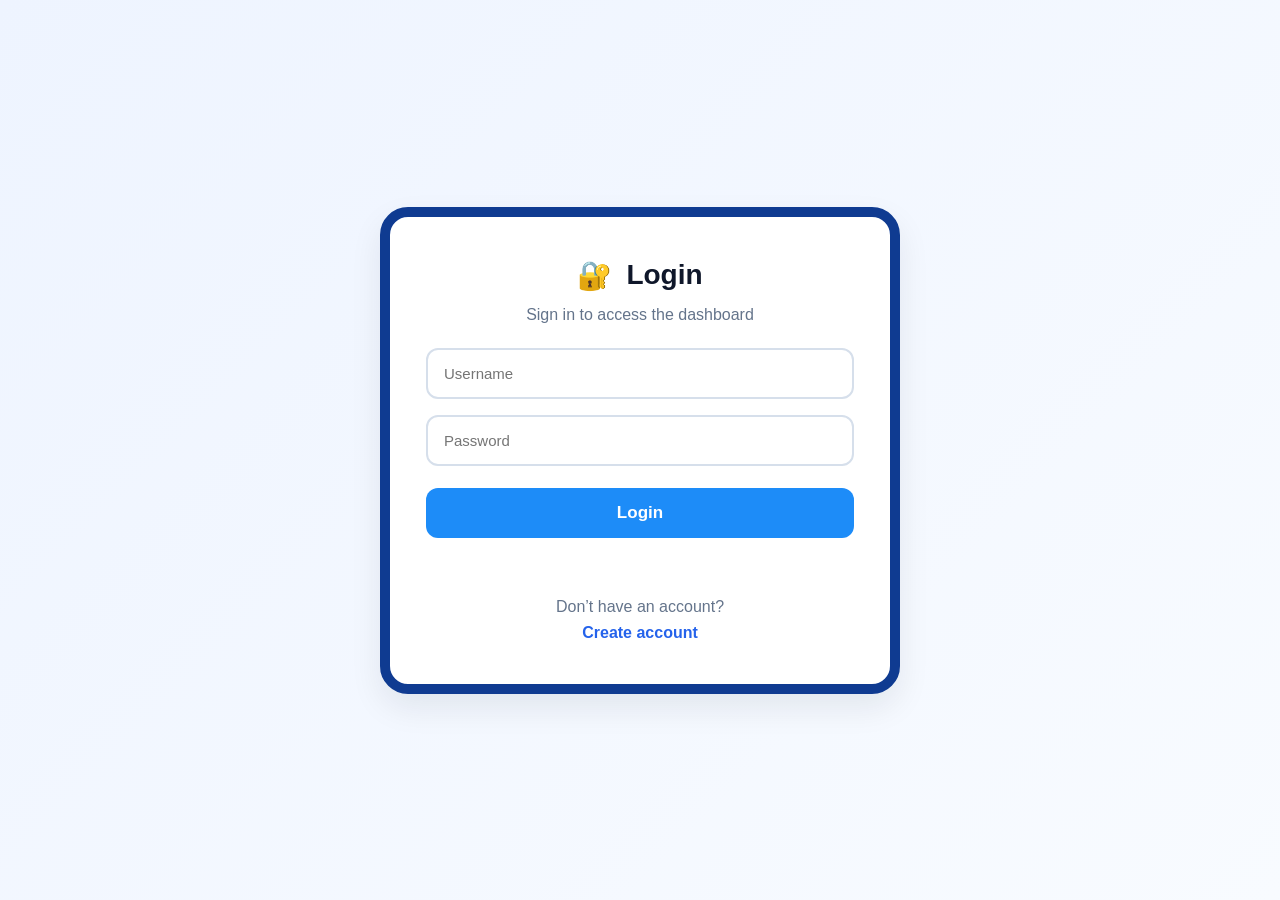
<file: frontend/index.html>
<!DOCTYPE html>
<html lang="en">
<head>
  <meta charset="UTF-8" />
  <meta name="viewport" content="width=device-width, initial-scale=1.0" />
  <title>ADR Review Intelligence Dashboard</title>
  <link rel="stylesheet" href="style.css" />
</head>
<body>
  <div class="app-layout">
    <aside class="sidebar">
      <div class="brand">
        <div class="brand-icon">+</div>
        <div>
          <h2>ADR Insight</h2>
          <p>Clinical Review Intelligence</p>
        </div>
      </div>

      <nav class="sidebar-nav">
        <button class="nav-btn active" data-page="homePage">Home</button>
        <button class="nav-btn" id="openDashboardBtn">Dashboard</button>
        <button class="nav-btn" data-page="predictionPage">Prediction</button>
        <button class="nav-btn" data-page="historyPage">History</button>
      </nav>

      <button class="nav-btn logout-sidebar" id="logoutBtnSidebar">Logout</button>

      <div class="sidebar-status">
        <h4>Backend Status</h4>
        <p id="apiStatus">Checking backend...</p>
      </div>
    </aside>

    <main class="main-content">
      <!-- HOME PAGE -->
      <section id="homePage" class="page-section active-page">
        <header class="page-header">
          <div>
            <h1>ADR Review Intelligence Dashboard</h1>
            <p>
              Professional platform for analyzing drug reviews, predicting sentiment,
              and identifying possible adverse drug reaction signals.
            </p>
          </div>

          <div class="header-actions">
            <button class="secondary-btn" id="goPredictionBtn">Go to Prediction</button>
            <button class="primary-btn" id="goDashboardBtn">Open Dashboard</button>
          </div>
        </header>

        <div class="hero-card">
          <h2>Welcome</h2>
          <p>
            This system helps analyze patient review text using an AI-based model.
            It predicts sentiment, detects ADR-related signals, highlights symptoms,
            and provides a clear clinical-style output.
          </p>

          <div class="hero-actions">
            <button class="primary-btn" id="homeAnalyzeBtn">Analyze Review</button>
            <button class="secondary-btn" id="homeHistoryBtn">View History</button>
          </div>
        </div>
      </section>

      <!-- PREDICTION PAGE -->
      <section id="predictionPage" class="page-section">
        <header class="page-header">
          <div>
            <h1>Drug Review Prediction</h1>
            <p>Enter a drug name and review text to generate prediction output.</p>
          </div>

          <div class="header-actions">
            <button class="secondary-btn back-btn" data-back="homePage">Back</button>
            <button class="secondary-btn" id="clearBtn">Reset</button>
            <button class="primary-btn" id="sampleBtn">Use Sample</button>
          </div>
        </header>

        <div class="prediction-layout">
          <div class="card input-card">
            <h2>Review Input</h2>

            <label for="drug_name">Drug Name</label>
            <input type="text" id="drug_name" placeholder="Enter drug name" />

            <label for="review_text">Review Text</label>
            <textarea
              id="review_text"
              rows="8"
              placeholder="Enter patient review here"
            ></textarea>

            <div class="form-actions">
              <button class="primary-btn" id="analyzeBtn">Analyze Review</button>
              <button class="secondary-btn" id="predictionBackBtn">Back</button>
              <span id="loading" class="loading hidden">Processing request...</span>
            </div>
          </div>
        </div>

        <div id="resultSection" class="results-section hidden">
          <h2 class="section-heading">Prediction Output</h2>

          <div class="results-grid">
            <div class="card summary-card">
              <h3>Result Summary</h3>

              <div class="summary-row">
                <span>Drug Name</span>
                <strong id="drugOut">-</strong>
              </div>

              <div class="summary-row">
                <span>Predicted Sentiment</span>
                <strong id="sentimentOut" class="badge neutral-badge">-</strong>
              </div>

              <div class="summary-row">
                <span>ADR Prediction</span>
                <strong id="adrOut" class="badge neutral-badge">-</strong>
              </div>

              <div class="summary-row">
                <span>ADR Probability</span>
                <strong id="adrProbOut">-</strong>
              </div>

              <div class="summary-row">
                <span>Rule-Based ADR</span>
                <strong id="ruleAdrOut">-</strong>
              </div>
            </div>

            <div class="card risk-card">
              <h3>Risk Assessment</h3>
              <div id="riskBadge" class="risk-badge low-risk">Low Risk</div>
              <p id="riskText">Risk level will appear here after analysis.</p>
            </div>

            <div class="card symptoms-card">
              <h3>Detected Symptoms</h3>
              <div id="symptomsOut" class="symptom-chip-box">
                <span class="empty-text">No symptoms detected</span>
              </div>
            </div>
          </div>

          <div class="card probability-card">
            <h3>Sentiment Probability Distribution</h3>

            <div class="prob-row">
              <span>Negative</span>
              <div class="bar-track"><div id="negBar" class="bar-fill"></div></div>
              <span id="negVal">0%</span>
            </div>

            <div class="prob-row">
              <span>Neutral</span>
              <div class="bar-track"><div id="neuBar" class="bar-fill"></div></div>
              <span id="neuVal">0%</span>
            </div>

            <div class="prob-row">
              <span>Positive</span>
              <div class="bar-track"><div id="posBar" class="bar-fill"></div></div>
              <span id="posVal">0%</span>
            </div>
          </div>

          <div class="dual-grid">
            <div class="card recommendation-card">
              <h3>Clinical Recommendation</h3>
              <p id="recommendationText">
                Recommendation will appear here after analysis.
              </p>
            </div>

            <div class="card cleaned-card">
              <h3>Processed Review Text</h3>
              <p id="cleanReviewOut">-</p>
            </div>
          </div>
        </div>
      </section>

      <!-- HISTORY PAGE -->
      <section id="historyPage" class="page-section">
        <header class="page-header">
          <div>
            <h1>History</h1>
            <p>Recent analyses performed in this session.</p>
          </div>

          <div class="header-actions">
            <button class="secondary-btn back-btn" data-back="homePage">Back</button>
          </div>
        </header>

        <div class="card history-card">
          <h2>Recent Predictions</h2>

          <div class="table-wrapper">
            <table>
              <thead>
                <tr>
                  <th>#</th>
                  <th>Drug Name</th>
                  <th>Sentiment</th>
                  <th>ADR</th>
                  <th>Risk</th>
                  <th>Symptoms</th>
                </tr>
              </thead>
              <tbody id="historyTableBody">
                <tr>
                  <td colspan="6" class="empty-row">No analyses yet</td>
                </tr>
              </tbody>
            </table>
          </div>
        </div>
      </section>
    </main>
  </div>

  <script src="app.js"></script>
</body>
</html>
</file>
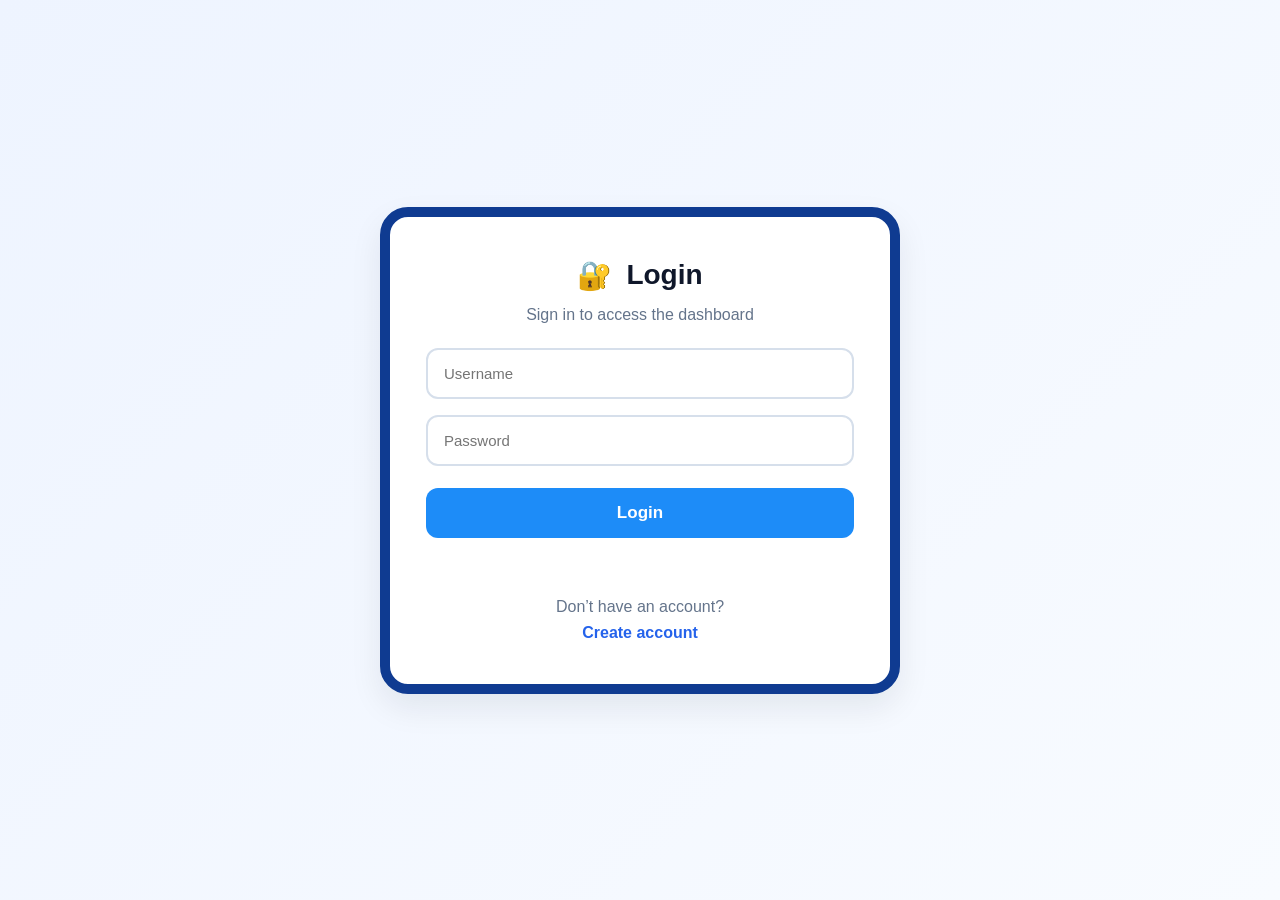
<file: frontend/login.html>
<!DOCTYPE html>
<html lang="en">
<head>
  <meta charset="UTF-8" />
  <meta name="viewport" content="width=device-width, initial-scale=1.0" />
  <title>Login</title>
  <link rel="stylesheet" href="auth.css" />
</head>
<body>
  <div class="auth-page">
    <div class="auth-card">
      <div class="auth-header">
        <div class="auth-icon">🔐</div>
        <h1>Login</h1>
      </div>

      <p class="auth-subtitle">Sign in to access the dashboard</p>

      <div class="auth-form">
        <input type="text" id="loginUsername" placeholder="Username" />
        <input type="password" id="loginPassword" placeholder="Password" />

        <button class="auth-btn" id="loginBtn">Login</button>

        <p id="loginMessage" class="auth-message"></p>

        <div class="auth-footer">
          <p>Don’t have an account?</p>
          <a href="register.html">Create account</a>
        </div>
      </div>
    </div>
  </div>

  <script src="auth.js"></script>
</body>
</html>
</file>
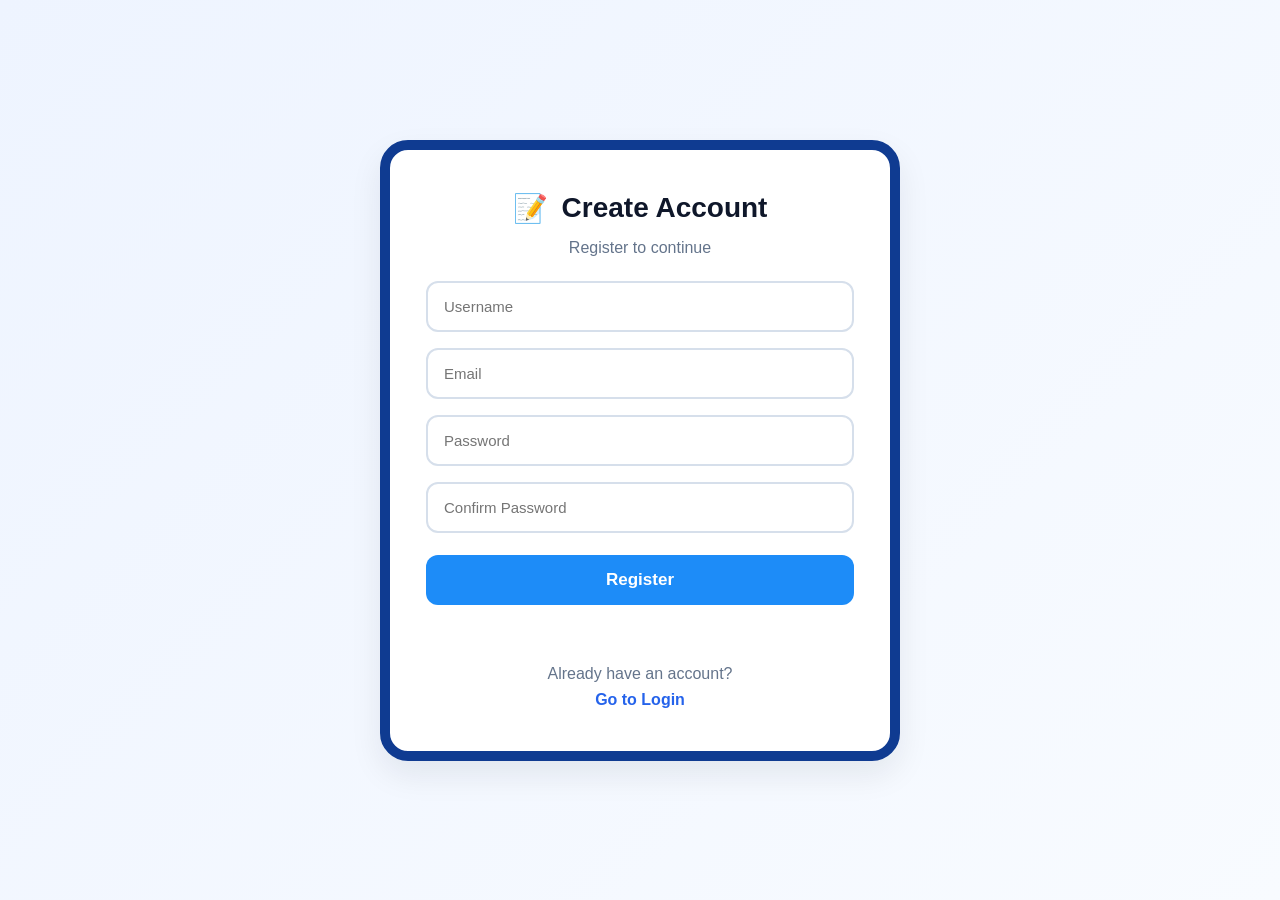
<file: frontend/register.html>
<!DOCTYPE html>
<html lang="en">
<head>
  <meta charset="UTF-8" />
  <meta name="viewport" content="width=device-width, initial-scale=1.0" />
  <title>Create Account</title>
  <link rel="stylesheet" href="auth.css" />
</head>
<body>
  <div class="auth-page">
    <div class="auth-card">
      <div class="auth-header">
        <div class="auth-icon">📝</div>
        <h1>Create Account</h1>
      </div>

      <p class="auth-subtitle">Register to continue</p>

      <div class="auth-form">
        <input type="text" id="registerUsername" placeholder="Username" />
        <input type="email" id="registerEmail" placeholder="Email" />
        <input type="password" id="registerPassword" placeholder="Password" />
        <input type="password" id="registerConfirmPassword" placeholder="Confirm Password" />

        <button class="auth-btn" id="registerBtn">Register</button>

        <p id="registerMessage" class="auth-message"></p>

        <div class="auth-footer">
          <p>Already have an account?</p>
          <a href="login.html">Go to Login</a>
        </div>
      </div>
    </div>
  </div>

  <script src="auth.js"></script>
</body>
</html>
</file>
<file: frontend/style.css>
* {
  box-sizing: border-box;
  margin: 0;
  padding: 0;
  font-family: "Segoe UI", Arial, sans-serif;
}

body {
  background: #f4f7fb;
  color: #1e293b;
}

.app-layout {
  display: flex;
  min-height: 100vh;
}

.sidebar {
  width: 280px;
  background: linear-gradient(180deg, #0b1730 0%, #11284a 100%);
  color: white;
  padding: 24px;
  display: flex;
  flex-direction: column;
  gap: 18px;
  position: relative;
  z-index: 100;
}

.brand {
  display: flex;
  align-items: center;
  gap: 14px;
  margin-bottom: 8px;
}

.brand-icon {
  width: 48px;
  height: 48px;
  border-radius: 14px;
  background: #2563eb;
  display: flex;
  align-items: center;
  justify-content: center;
  font-size: 28px;
  font-weight: bold;
}

.brand h2 {
  font-size: 26px;
  margin-bottom: 4px;
}

.brand p {
  font-size: 14px;
  color: #cbd5e1;
}

.sidebar-nav {
  display: flex;
  flex-direction: column;
  gap: 12px;
}

.nav-btn {
  background: rgba(255, 255, 255, 0.08);
  color: white;
  border: 1px solid transparent;
  border-radius: 16px;
  padding: 16px;
  text-align: left;
  cursor: pointer;
  font-size: 15px;
  font-weight: 600;
  text-decoration: none;
  display: block;
  position: relative;
  z-index: 120;
}

.nav-btn:hover {
  background: rgba(255, 255, 255, 0.14);
}

.nav-btn.active {
  border-color: #60a5fa;
  background: rgba(37, 99, 235, 0.18);
}

.logout-sidebar {
  margin-top: 8px;
  background: #ef4444 !important;
  color: white !important;
  border: none !important;
}

.logout-sidebar:hover {
  background: #dc2626 !important;
}

.sidebar-status {
  margin-top: auto;
  background: rgba(255, 255, 255, 0.08);
  border-radius: 16px;
  padding: 16px;
}

.sidebar-status h4 {
  margin-bottom: 8px;
}

.sidebar-status p {
  color: #d4e0f0;
  line-height: 1.5;
}

.main-content {
  flex: 1;
  padding: 30px;
  position: relative;
  z-index: 1;
}

.page-section {
  display: none;
}

.active-page {
  display: block;
}

.page-header {
  display: flex;
  justify-content: space-between;
  align-items: flex-start;
  gap: 20px;
  margin-bottom: 24px;
}

.page-header h1 {
  font-size: 38px;
  margin-bottom: 8px;
  color: #0f172a;
}

.page-header p {
  color: #64748b;
  line-height: 1.6;
  max-width: 780px;
}

.header-actions {
  display: flex;
  gap: 12px;
  flex-wrap: wrap;
}

.primary-btn,
.secondary-btn,
.logout-btn {
  border: none;
  border-radius: 12px;
  padding: 12px 18px;
  font-size: 14px;
  font-weight: 600;
  cursor: pointer;
}

.primary-btn {
  background: #2563eb;
  color: white;
}

.primary-btn:hover {
  background: #1d4ed8;
}

.secondary-btn {
  background: white;
  color: #0f172a;
  border: 1px solid #d9e2ec;
}

.secondary-btn:hover {
  background: #f8fafc;
}

.logout-btn {
  background: #ef4444;
  color: white;
}

.logout-btn:hover {
  background: #dc2626;
}

.hero-card,
.card {
  background: white;
  border: 1px solid #e6edf5;
  border-radius: 22px;
  box-shadow: 0 10px 24px rgba(15, 23, 42, 0.05);
  padding: 24px;
}

.hero-card h2 {
  font-size: 28px;
  margin-bottom: 12px;
}

.hero-card p {
  color: #64748b;
  line-height: 1.8;
}

.hero-actions {
  display: flex;
  gap: 12px;
  margin-top: 20px;
}

.dashboard-grid {
  display: grid;
  grid-template-columns: repeat(2, 1fr);
  gap: 20px;
}

.info-card {
  background: white;
  border: 1px solid #e6edf5;
  border-radius: 20px;
  box-shadow: 0 10px 24px rgba(15, 23, 42, 0.05);
  padding: 22px;
}

.info-card h3 {
  margin-bottom: 10px;
}

.info-card p {
  color: #64748b;
  line-height: 1.7;
}

.prediction-layout {
  display: grid;
  grid-template-columns: 1fr;
  margin-bottom: 24px;
}

.input-card h2 {
  margin-bottom: 14px;
}

label {
  display: block;
  margin: 14px 0 8px;
  font-weight: 600;
}

input,
textarea {
  width: 100%;
  padding: 14px 16px;
  border-radius: 14px;
  border: 1px solid #d8e1eb;
  font-size: 15px;
  outline: none;
  background: #fcfdff;
}

input:focus,
textarea:focus {
  border-color: #3b82f6;
}

textarea {
  resize: vertical;
}

.form-actions {
  display: flex;
  align-items: center;
  gap: 12px;
  margin-top: 18px;
  flex-wrap: wrap;
}

.loading {
  color: #2563eb;
  font-weight: 600;
}

.hidden {
  display: none;
}

.section-heading {
  font-size: 28px;
  margin-bottom: 18px;
}

.results-grid {
  display: grid;
  grid-template-columns: 1.4fr 1fr 1fr;
  gap: 20px;
  margin-bottom: 20px;
}

.summary-card h3,
.risk-card h3,
.symptoms-card h3,
.probability-card h3,
.recommendation-card h3,
.cleaned-card h3,
.history-card h2 {
  margin-bottom: 14px;
}

.summary-row {
  display: flex;
  justify-content: space-between;
  gap: 12px;
  padding: 12px 0;
  border-bottom: 1px solid #edf2f7;
}

.summary-row span {
  color: #64748b;
}

.summary-row strong {
  color: #0f172a;
  text-align: right;
}

.badge {
  padding: 6px 12px;
  border-radius: 999px;
  font-size: 13px;
  font-weight: 700;
}

.negative-badge {
  background: #fee2e2;
  color: #b91c1c;
}

.neutral-badge {
  background: #fef3c7;
  color: #92400e;
}

.positive-badge {
  background: #dcfce7;
  color: #166534;
}

.adr-badge {
  background: #dbeafe;
  color: #1d4ed8;
}

.safe-badge {
  background: #dcfce7;
  color: #166534;
}

.risk-badge {
  display: inline-block;
  padding: 10px 16px;
  border-radius: 999px;
  font-weight: 700;
  margin-bottom: 14px;
}

.low-risk {
  background: #dcfce7;
  color: #166534;
}

.moderate-risk {
  background: #fef3c7;
  color: #92400e;
}

.high-risk {
  background: #fee2e2;
  color: #b91c1c;
}

.risk-card p {
  color: #64748b;
  line-height: 1.7;
}

.symptom-chip-box {
  min-height: 140px;
  display: flex;
  flex-wrap: wrap;
  gap: 10px;
  align-content: flex-start;
  background: #f8fbff;
  border: 1px solid #e7eef7;
  border-radius: 16px;
  padding: 14px;
}

.symptom-chip {
  display: inline-block;
  background: #e0f2fe;
  color: #075985;
  padding: 8px 12px;
  border-radius: 999px;
  font-size: 13px;
  font-weight: 600;
}

.empty-text {
  color: #64748b;
}

.probability-card {
  margin-bottom: 20px;
}

.prob-row {
  display: grid;
  grid-template-columns: 90px 1fr 70px;
  gap: 12px;
  align-items: center;
  margin-top: 14px;
}

.bar-track {
  width: 100%;
  height: 16px;
  background: #e8eef5;
  border-radius: 999px;
  overflow: hidden;
}

.bar-fill {
  width: 0%;
  height: 100%;
  background: linear-gradient(90deg, #2563eb, #60a5fa);
  border-radius: 999px;
  transition: width 0.4s ease;
}

.dual-grid {
  display: grid;
  grid-template-columns: 1fr 1fr;
  gap: 20px;
  margin-bottom: 24px;
}

.recommendation-card p,
.cleaned-card p {
  color: #334155;
  line-height: 1.8;
  background: #f8fbff;
  border: 1px solid #e7eef7;
  border-radius: 16px;
  padding: 16px;
}

.history-card {
  margin-top: 8px;
}

.table-wrapper {
  overflow-x: auto;
}

table {
  width: 100%;
  border-collapse: collapse;
  margin-top: 12px;
}

thead {
  background: #f8fbff;
}

th,
td {
  text-align: left;
  padding: 14px;
  border-bottom: 1px solid #edf2f7;
  font-size: 14px;
}

.empty-row {
  text-align: center;
  color: #64748b;
  padding: 20px;
}

/* dashboard page */
.dashboard-banner-card,
.mini-stat-card,
.stat-card,
.chart-card,
.dashboard-card,
.dashboard-table-card,
.insight-item {
  background: #fff;
  border-radius: 18px;
  box-shadow: 0 10px 30px rgba(0, 0, 0, 0.08);
}

.dashboard-banner-card {
  display: flex;
  justify-content: space-between;
  gap: 20px;
  padding: 24px;
  margin-bottom: 22px;
  border: 1px solid #e6edf5;
}

.dashboard-banner-card h2 {
  font-size: 28px;
  margin-bottom: 8px;
  color: #0f172a;
}

.dashboard-banner-card p {
  color: #64748b;
  line-height: 1.7;
  max-width: 700px;
}

.dashboard-banner-stats {
  display: flex;
  gap: 14px;
  flex-wrap: wrap;
}

.mini-stat-card {
  min-width: 130px;
  padding: 18px;
  text-align: center;
  border: 1px solid #e6edf5;
}

.mini-stat-card span {
  display: block;
  font-size: 13px;
  color: #6b7280;
  margin-bottom: 8px;
}

.mini-stat-card strong {
  font-size: 26px;
  color: #111827;
}

.stats-grid {
  display: grid;
  grid-template-columns: repeat(auto-fit, minmax(220px, 1fr));
  gap: 18px;
  margin-bottom: 22px;
}

.stat-card {
  padding: 20px;
  border: 1px solid #e6edf5;
}

.stat-label {
  font-size: 14px;
  color: #6b7280;
  display: block;
  margin-bottom: 10px;
}

.stat-value {
  font-size: 30px;
  color: #111827;
  display: block;
  margin-bottom: 8px;
}

.stat-desc {
  font-size: 13px;
  color: #6b7280;
  line-height: 1.6;
}

.charts-grid {
  display: grid;
  grid-template-columns: repeat(auto-fit, minmax(320px, 1fr));
  gap: 20px;
  margin-bottom: 22px;
}

.chart-card {
  padding: 20px;
  min-height: 320px;
  border: 1px solid #e6edf5;
}

.chart-card h3 {
  margin-bottom: 16px;
}

.chart-card canvas {
  width: 100% !important;
  height: 240px !important;
}

.dashboard-main-grid {
  display: grid;
  grid-template-columns: 1fr 1fr;
  gap: 20px;
  margin-bottom: 22px;
}

.dashboard-card,
.dashboard-table-card {
  padding: 20px;
  border: 1px solid #e6edf5;
}

.dashboard-card h3,
.dashboard-table-card h3 {
  margin-bottom: 14px;
}

.dashboard-insights {
  display: grid;
  grid-template-columns: 1fr 1fr;
  gap: 14px;
}

.insight-item {
  padding: 16px;
  background: #f8fafc;
  border-radius: 14px;
  border: 1px solid #e6edf5;
}

.insight-title {
  display: block;
  font-size: 13px;
  color: #6b7280;
  margin-bottom: 8px;
}

.section-top {
  display: flex;
  justify-content: space-between;
  align-items: center;
  margin-bottom: 14px;
}

.section-top p {
  color: #64748b;
  font-size: 14px;
  margin-top: 4px;
}

@media (max-width: 1200px) {
  .results-grid,
  .dual-grid,
  .dashboard-grid,
  .dashboard-main-grid {
    grid-template-columns: 1fr;
  }
}

@media (max-width: 1000px) {
  .app-layout {
    flex-direction: column;
  }

  .sidebar {
    width: 100%;
  }

  .page-header {
    flex-direction: column;
  }

  .dashboard-banner-card {
    flex-direction: column;
  }
}

@media (max-width: 900px) {
  .dashboard-insights {
    grid-template-columns: 1fr;
  }

  .charts-grid {
    grid-template-columns: 1fr;
  }
}

@media (max-width: 700px) {
  .main-content {
    padding: 20px;
  }

  .page-header h1 {
    font-size: 30px;
  }

  .header-actions,
  .hero-actions,
  .form-actions {
    flex-direction: column;
    align-items: stretch;
  }

  .primary-btn,
  .secondary-btn,
  .logout-btn {
    width: 100%;
  }

  .dashboard-banner-stats {
    flex-direction: column;
  }
}
</file>
<file: frontend/auth.css>
* {
  box-sizing: border-box;
  margin: 0;
  padding: 0;
  font-family: "Segoe UI", Arial, sans-serif;
}

body {
  background: linear-gradient(135deg, #eef4ff, #f8fbff);
}

.auth-page {
  min-height: 100vh;
  display: flex;
  align-items: center;
  justify-content: center;
  padding: 24px;
}

.auth-card {
  width: 100%;
  max-width: 520px;
  background: white;
  border: 10px solid #0f3b91;
  border-radius: 28px;
  padding: 42px 36px;
  box-shadow: 0 14px 32px rgba(15, 23, 42, 0.08);
}

.auth-header {
  display: flex;
  align-items: center;
  justify-content: center;
  gap: 14px;
  margin-bottom: 14px;
}

.auth-icon {
  font-size: 28px;
  color: #0f3b91;
}

.auth-header h1 {
  font-size: 28px;
  color: #0f172a;
  font-weight: 700;
}

.auth-subtitle {
  text-align: center;
  color: #64748b;
  margin-bottom: 24px;
}

.auth-form {
  display: flex;
  flex-direction: column;
  gap: 16px;
}

.auth-form input {
  width: 100%;
  padding: 15px 16px;
  border: 2px solid #d6dfeb;
  border-radius: 12px;
  font-size: 15px;
  outline: none;
}

.auth-form input:focus {
  border-color: #2563eb;
}

.auth-btn {
  width: 100%;
  background: #1d8cf8;
  color: white;
  border: none;
  border-radius: 12px;
  padding: 15px 18px;
  font-size: 17px;
  font-weight: 600;
  cursor: pointer;
  margin-top: 6px;
}

.auth-btn:hover {
  background: #1477d8;
}

.auth-message {
  min-height: 22px;
  text-align: center;
  font-size: 14px;
  font-weight: 600;
  color: #dc2626;
}

.auth-message.success {
  color: #166534;
}

.auth-footer {
  text-align: center;
  margin-top: 6px;
}

.auth-footer p {
  color: #64748b;
  margin-bottom: 8px;
}

.auth-footer a {
  color: #2563eb;
  text-decoration: none;
  font-weight: 600;
}

.auth-footer a:hover {
  text-decoration: underline;
}
</file>
